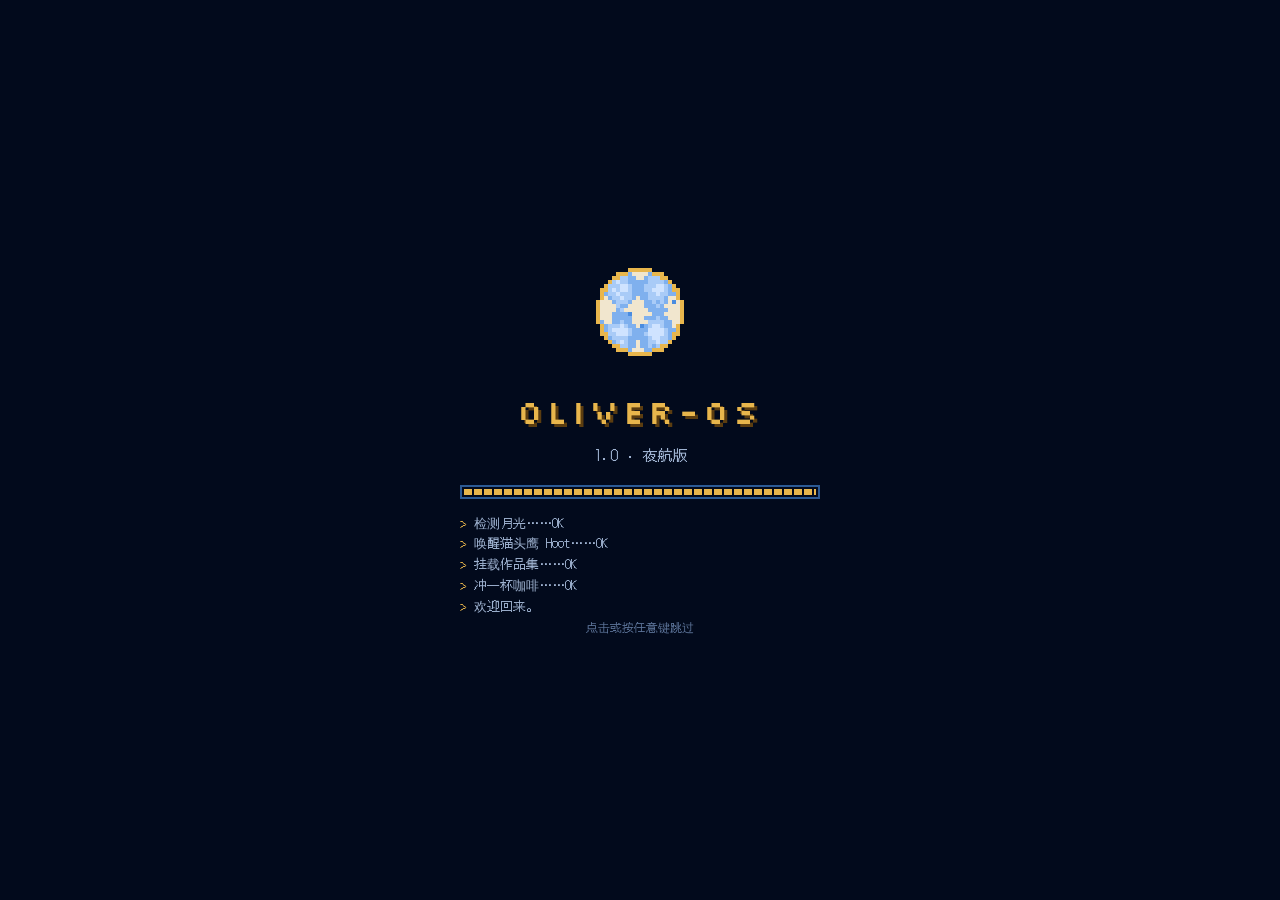
<file: index.html>
<!doctype html>
<html lang="zh-CN">
<head>
<meta charset="utf-8">
<meta name="viewport" content="width=device-width, initial-scale=1, viewport-fit=cover">
<title>OLIVER-OS · Oliver 的像素桌面</title>
<meta name="description" content="Oliver 的个人网站：一台叫 OLIVER-OS 的像素电脑，一只猫头鹰当向导。作品、碎碎念和联系方式都在里面。">
<meta name="theme-color" content="#030d22">
<meta name="color-scheme" content="dark">
<link rel="preconnect" href="https://fonts.googleapis.com">
<link rel="preconnect" href="https://fonts.gstatic.com" crossorigin>
<link rel="stylesheet" href="https://fonts.googleapis.com/css2?family=DotGothic16&family=Silkscreen:wght@400;700&display=swap">
<link rel="stylesheet" href="style.css">
</head>
<body>
<h1 class="sr-only">Oliver —— OLIVER-OS 像素桌面</h1>

<!-- 夜空背景 -->
<canvas id="sky" class="sky" aria-hidden="true"></canvas>

<!-- 开机画面 -->
<div id="boot" class="boot" role="status" aria-live="polite">
  <div class="boot__inner">
    <canvas id="bootMoon" class="boot__moon" width="96" height="96" aria-hidden="true"></canvas>
    <div class="boot__name">OLIVER-OS</div>
    <div class="boot__ver">1.0 · 夜航版</div>
    <div class="boot__bar"><span></span></div>
    <ol class="boot__log" id="bootLog"></ol>
    <p class="boot__skip">点击或按任意键跳过</p>
  </div>
</div>

<!-- 桌面 -->
<main id="desktop" class="desktop" aria-label="桌面">
  <!-- 月亮 + 猫头鹰 -->
  <button class="moon" id="moon" aria-label="月亮：双击召唤猫头鹰助手">
    <canvas id="moonCanvas" width="160" height="160" aria-hidden="true"></canvas>
  </button>

  <div class="hero">
    <p class="hero__hi">晚上好，旅人。</p>
    <h2 class="hero__title">OLIVER<span>.</span>STUDIO</h2>
    <p class="hero__sub">IT 基建 · AI 落地 · 周末在山里</p>
  </div>

  <!-- 桌面图标 -->
  <nav class="icons" aria-label="桌面图标">
    <button class="icon" data-open="about"><i class="ico ico--user"></i><span>我是谁.txt</span></button>
    <button class="icon" data-open="works"><i class="ico ico--folder"></i><span>作品集</span></button>
    <button class="icon" data-open="hobbies"><i class="ico ico--photo"></i><span>爱好相册</span></button>
    <button class="icon" data-open="notes"><i class="ico ico--note"></i><span>碎碎念</span></button>
    <button class="icon" data-open="game"><i class="ico ico--game"></i><span>小游戏</span></button>
    <button class="icon" data-open="shop"><i class="ico ico--shop"></i><span>像素门店</span></button>
    <button class="icon" data-open="contact"><i class="ico ico--mail"></i><span>联系我</span></button>
  </nav>

  <div id="windows"></div>

  <!-- 猫头鹰助手 -->
  <aside class="owl" id="owl" aria-live="polite" hidden>
    <canvas id="owlCanvas" width="48" height="48" aria-hidden="true"></canvas>
    <div class="owl__bubble">
      <p id="owlText"></p>
      <div class="owl__chips" id="owlChips"></div>
      <button class="owl__close" id="owlClose" aria-label="关闭助手">×</button>
    </div>
  </aside>
</main>

<!-- 任务栏 -->
<footer class="taskbar">
  <button class="start" id="startBtn" aria-haspopup="true" aria-expanded="false">◐ 开始</button>
  <div class="tasks" id="tasks"></div>
  <div class="tray">
    <button class="tray__btn" id="cmdBtn" title="快速打开 (Ctrl/⌘ + K)">⌘K</button>
    <time id="clock">--:--</time>
  </div>
  <div class="startmenu" id="startMenu" hidden>
    <button data-open="about">我是谁.txt</button>
    <button data-open="works">作品集</button>
    <button data-open="hobbies">爱好相册</button>
    <button data-open="notes">碎碎念</button>
    <button data-open="game">小游戏</button>
    <button data-open="shop">像素门店</button>
    <button data-open="contact">联系我</button>
    <hr>
    <button data-action="owl">召唤猫头鹰</button>
    <button data-action="reboot">重新开机</button>
  </div>
</footer>

<!-- 命令面板 -->
<div class="palette" id="palette" hidden>
  <div class="palette__box" role="dialog" aria-label="快速打开">
    <input id="paletteInput" type="text" placeholder="想去哪里？输入「作品」「联系」…" autocomplete="off" aria-label="搜索">
    <ul id="paletteList" role="listbox"></ul>
  </div>
</div>

<div class="toasts" id="toasts" aria-live="polite"></div>

<noscript><div class="noscript">OLIVER-OS 需要 JavaScript 才能开机。</div></noscript>
<script src="content.js"></script>
<script src="shop-fps.js"></script>
<script src="shop.js"></script>
<script src="app.js"></script>
</body>
</html>
</file>
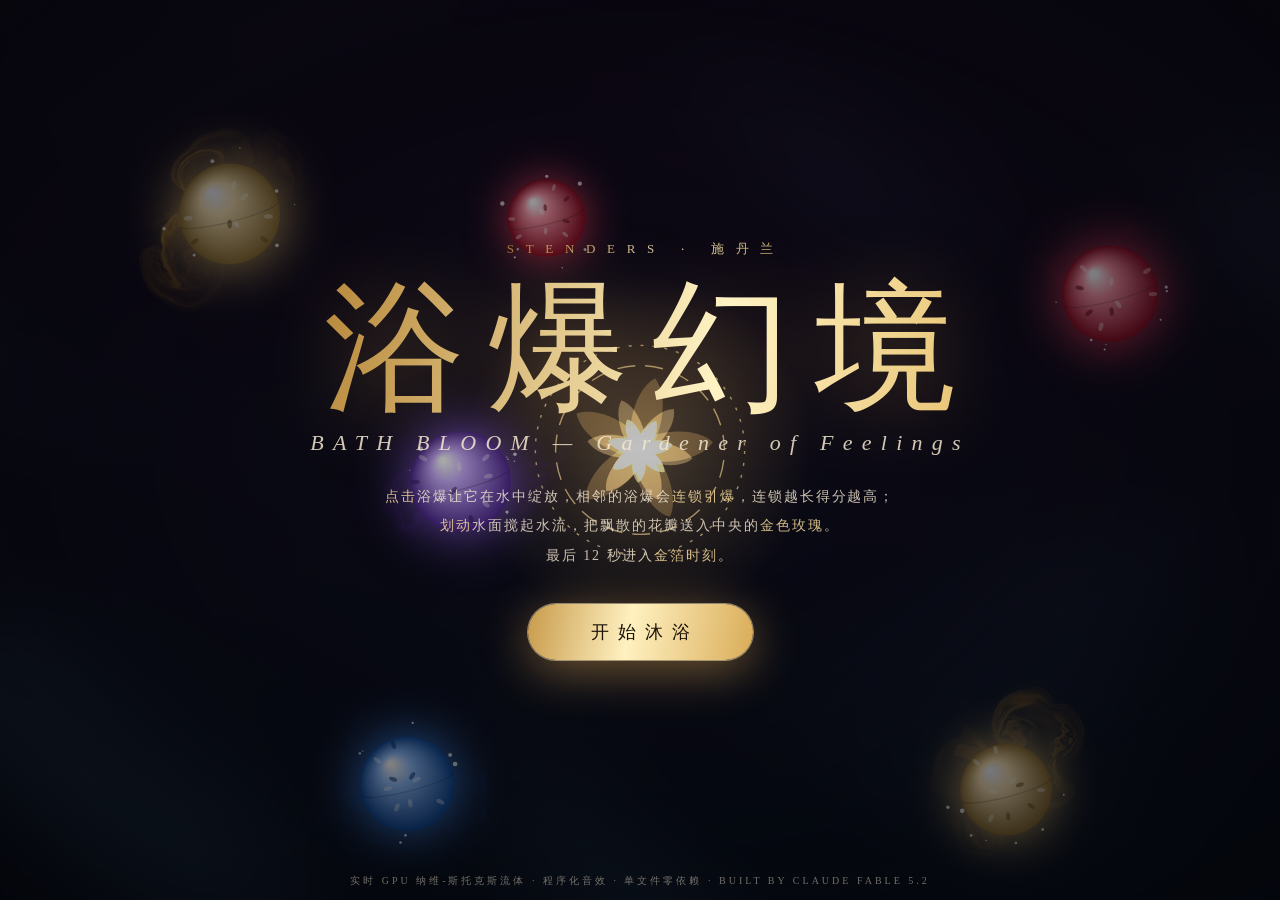
<file: games/bath-bloom.html>
<!DOCTYPE html>
<html lang="zh-CN">
<head>
<meta charset="utf-8">
<meta name="viewport" content="width=device-width,initial-scale=1,maximum-scale=1,user-scalable=no">
<title>STENDERS 施丹兰 · 浴爆幻境 Bath Bloom</title>
<style>
*{box-sizing:border-box;margin:0;padding:0}
html,body{width:100%;height:100%;overflow:hidden;background:#05060c;color:#f6e9d2;
  font-family:Georgia,"Songti SC","STZhongsong","Noto Serif SC",SimSun,serif;user-select:none;-webkit-user-select:none;touch-action:none}
#stage{position:fixed;inset:0;will-change:transform}
canvas{position:absolute;inset:0;width:100%;height:100%;display:block}
#fx{pointer-events:none}
.gold{background:linear-gradient(100deg,#b8893b 0%,#fff3c4 28%,#e2b860 50%,#fff8dc 72%,#b8893b 100%);background-size:220% 100%;
  -webkit-background-clip:text;background-clip:text;color:transparent;animation:sheen 6s linear infinite}
@keyframes sheen{to{background-position:-220% 0}}
#hud{position:fixed;left:0;right:0;top:0;padding:18px 26px;display:flex;justify-content:space-between;align-items:flex-start;pointer-events:none;
  text-shadow:0 2px 14px rgba(0,0,0,.6);transition:opacity .6s}
#hud .brand{font-size:15px;letter-spacing:.5em;line-height:1.5}
#hud .brand small{display:block;font-size:10px;letter-spacing:.34em;opacity:.65;font-style:italic}
#hud .mid{text-align:center;position:absolute;left:50%;transform:translateX(-50%);top:14px}
#score{font-size:44px;letter-spacing:.06em;font-variant-numeric:tabular-nums}
#sub{font-size:12px;letter-spacing:.3em;opacity:.75;margin-top:2px}
#time{font-size:30px;font-variant-numeric:tabular-nums;text-align:right}
#time small{display:block;font-size:10px;letter-spacing:.34em;opacity:.65}
#banner{position:fixed;left:0;right:0;top:36%;text-align:center;font-size:clamp(28px,6vw,72px);letter-spacing:.3em;pointer-events:none;opacity:0;
  transform:scale(.9);transition:opacity .5s,transform .9s;text-shadow:0 0 40px rgba(255,200,90,.5)}
#banner.on{opacity:1;transform:scale(1)}
#banner{filter:drop-shadow(0 2px 4px rgba(0,0,0,.95)) drop-shadow(0 0 26px rgba(0,0,0,.9))}
#hud>*{filter:drop-shadow(0 2px 5px rgba(0,0,0,.9))}
.overlay{position:fixed;inset:0;display:flex;flex-direction:column;align-items:center;justify-content:center;text-align:center;pointer-events:none;
  background:radial-gradient(ellipse at center,rgba(5,6,12,.25) 0%,rgba(5,6,12,.72) 100%);transition:opacity .8s;padding:20px}
.overlay.hide{opacity:0;visibility:hidden;transition:opacity .8s,visibility 0s .8s}
.overlay .kicker{font-size:13px;letter-spacing:.9em;margin-left:.9em;opacity:.85}
.overlay h1{font-size:clamp(54px,11vw,150px);font-weight:400;letter-spacing:.16em;margin:.12em 0 .05em .16em;line-height:1.05;
  filter:drop-shadow(0 6px 40px rgba(255,190,90,.35))}
.overlay h2{font-size:clamp(14px,2vw,22px);font-weight:400;font-style:italic;letter-spacing:.42em;opacity:.85}
.overlay p{margin-top:26px;font-size:14px;line-height:2.1;letter-spacing:.14em;opacity:.82;max-width:640px}
.overlay p b{color:#ffe1a0;font-weight:400}
.btn{pointer-events:auto;margin-top:34px;padding:16px 54px;font:inherit;font-size:18px;letter-spacing:.5em;text-indent:.5em;color:#1a1208;cursor:pointer;
  border:none;border-radius:999px;background:linear-gradient(100deg,#c79a4a,#fff1c0 45%,#d9ac58);box-shadow:0 0 0 1px rgba(255,240,200,.5),0 10px 50px rgba(255,190,90,.45);
  transition:transform .2s,box-shadow .2s}
.btn:hover{transform:scale(1.06);box-shadow:0 0 0 1px #fff,0 10px 70px rgba(255,200,110,.8)}
.stats{display:flex;gap:46px;margin-top:26px}
.stats div{font-size:30px}.stats small{display:block;font-size:11px;letter-spacing:.3em;opacity:.65;margin-top:6px}
#final{font-size:clamp(60px,12vw,140px);line-height:1.1}
#grade{font-size:clamp(20px,3vw,34px);letter-spacing:.5em;margin-left:.5em;margin-top:6px}
#foot{position:fixed;left:0;right:0;bottom:12px;text-align:center;font-size:10px;letter-spacing:.3em;opacity:.45;pointer-events:none}
#err{position:fixed;inset:0;display:none;align-items:center;justify-content:center;font-size:18px;padding:40px;text-align:center}
@media (max-width:640px){
  #hud{padding:12px 14px}
  #hud .brand{font-size:11px;letter-spacing:.3em}
  #hud .brand small{display:none}
  #hud .mid{top:12px}
  #score{font-size:30px}
  #sub{font-size:9px;letter-spacing:.14em}
  #time{font-size:22px}
  .overlay p{font-size:12px;line-height:1.9;letter-spacing:.06em}
  #foot{font-size:8px;letter-spacing:.18em}
  .stats{gap:26px}.stats div{font-size:22px}
}
</style>
</head>
<body>
<div id="stage"><canvas id="gl"></canvas><canvas id="fx"></canvas></div>

<div id="hud" style="opacity:0">
  <div class="brand gold">STENDERS<small>施丹兰 · Gardener of Feelings</small></div>
  <div class="mid"><div id="score" class="gold">0</div><div id="sub">花瓣 0 · 最高连锁 ×0</div></div>
  <div id="time" class="gold">75<small>SECONDS</small></div>
</div>
<div id="banner" class="gold"></div>

<div id="title" class="overlay">
  <div class="kicker gold">STENDERS · 施丹兰</div>
  <h1 class="gold">浴爆幻境</h1>
  <h2>BATH BLOOM — Gardener of Feelings</h2>
  <p><b>点击</b>浴爆让它在水中绽放，相邻的浴爆会<b>连锁引爆</b>，连锁越长得分越高；<br>
     <b>划动</b>水面搅起水流，把飘散的花瓣送入中央的<b>金色玫瑰</b>。<br>最后 12 秒进入<b>金箔时刻</b>。</p>
  <button class="btn" id="start">开始沐浴</button>
</div>

<div id="over" class="overlay hide">
  <div class="kicker gold">本次沐浴</div>
  <div id="final" class="gold">0</div>
  <div id="grade" class="gold"></div>
  <div class="stats"><div class="gold"><span id="sPetal">0</span><small>收集花瓣</small></div><div class="gold"><span id="sChain">0</span><small>最高连锁</small></div><div class="gold"><span id="sBest">0</span><small>历史最佳</small></div></div>
  <button class="btn" id="again">再泡一次</button>
</div>
<div id="foot">实时 GPU 纳维-斯托克斯流体 · 程序化音效 · 单文件零依赖 · BUILT BY CLAUDE FABLE 5.2</div>
<div id="err">此浏览器不支持 WebGL2 浮点渲染，请使用新版 Chrome / Edge 打开。</div>

<script>
'use strict';
const $=id=>document.getElementById(id), TAU=Math.PI*2, rnd=(a=1,b)=>b===undefined?Math.random()*a:a+Math.random()*(b-a);
const glc=$('gl'), fxc=$('fx'), ctx=fxc.getContext('2d');
const gl=glc.getContext('webgl2',{alpha:false,antialias:false,depth:false,stencil:false});
if(!gl||!gl.getExtension('EXT_color_buffer_float')){$('err').style.display='flex';throw new Error('WebGL2 float unsupported');}

/* ───────────────────────── Shaders ───────────────────────── */
const VS=`#version 300 es
out vec2 vUv;void main(){vec2 p=vec2((gl_VertexID<<1)&2,gl_VertexID&2);vUv=p;gl_Position=vec4(p*2.-1.,0.,1.);}`;
const H=`#version 300 es
precision highp float;precision highp sampler2D;in vec2 vUv;out vec4 o;uniform vec2 uTexel;
#define vL (vUv-vec2(uTexel.x,0.))
#define vR (vUv+vec2(uTexel.x,0.))
#define vT (vUv+vec2(0.,uTexel.y))
#define vB (vUv-vec2(0.,uTexel.y))
`;
const FS={
advect:H+`uniform sampler2D uVel,uSrc;uniform float dt,diss;
void main(){vec2 c=vUv-dt*texture(uVel,vUv).xy*uTexel;o=texture(uSrc,c)/(1.+diss*dt);}`,
splat:H+`uniform sampler2D uTarget;uniform float aspect,radius;uniform vec3 color;uniform vec2 point;
void main(){vec2 p=vUv-point;p.x*=aspect;o=vec4(texture(uTarget,vUv).xyz+exp(-dot(p,p)/radius)*color,1.);}`,
curl:H+`uniform sampler2D uVel;
void main(){float L=texture(uVel,vL).y,R=texture(uVel,vR).y,T=texture(uVel,vT).x,B=texture(uVel,vB).x;o=vec4(.5*(R-L-T+B),0.,0.,1.);}`,
vort:H+`uniform sampler2D uVel,uCurl;uniform float curl,dt;
void main(){float L=texture(uCurl,vL).x,R=texture(uCurl,vR).x,T=texture(uCurl,vT).x,B=texture(uCurl,vB).x,C=texture(uCurl,vUv).x;
vec2 f=.5*vec2(abs(T)-abs(B),abs(R)-abs(L));f/=length(f)+.0001;f*=curl*C;f.y*=-1.;
o=vec4(clamp(texture(uVel,vUv).xy+f*dt,-1000.,1000.),0.,1.);}`,
div:H+`uniform sampler2D uVel;
void main(){float L=texture(uVel,vL).x,R=texture(uVel,vR).x,T=texture(uVel,vT).y,B=texture(uVel,vB).y;vec2 C=texture(uVel,vUv).xy;
if(vL.x<0.)L=-C.x;if(vR.x>1.)R=-C.x;if(vT.y>1.)T=-C.y;if(vB.y<0.)B=-C.y;o=vec4(.5*(R-L+T-B),0.,0.,1.);}`,
scale:H+`uniform sampler2D uTex;uniform float k;void main(){o=k*texture(uTex,vUv);}`,
pres:H+`uniform sampler2D uP,uDiv;
void main(){float L=texture(uP,vL).x,R=texture(uP,vR).x,T=texture(uP,vT).x,B=texture(uP,vB).x;o=vec4((L+R+B+T-texture(uDiv,vUv).x)*.25,0.,0.,1.);}`,
grad:H+`uniform sampler2D uP,uVel;
void main(){float L=texture(uP,vL).x,R=texture(uP,vR).x,T=texture(uP,vT).x,B=texture(uP,vB).x;o=vec4(texture(uVel,vUv).xy-vec2(R-L,T-B),0.,1.);}`,
read:H+`uniform sampler2D uVel;uniform vec2 uVTexel;
vec2 enc(float v){float e=clamp(v*.25+.5,0.,.9999)*255.;return vec2(floor(e)/255.,fract(e));}
void main(){vec2 v=texture(uVel,vUv).xy*uVTexel;o=vec4(enc(v.x),enc(v.y));}`,
show:H+`uniform sampler2D uTex;uniform float time,aspect;
float lum(vec3 c){return dot(c,vec3(.3,.59,.11));}
float hash(vec2 p){p=fract(p*vec2(123.34,456.21));p+=dot(p,p+45.32);return fract(p.x*p.y);}
void main(){
 vec3 c=texture(uTex,vUv).rgb;float l=lum(c);
 c=mix(vec3(l),c,2.3)*smoothstep(.015,.38,l)*2.4;c=max(c,0.);
 float lx=lum(texture(uTex,vR).rgb)-lum(texture(uTex,vL).rgb),ly=lum(texture(uTex,vT).rgb)-lum(texture(uTex,vB).rgb);
 vec3 n=normalize(vec3(-lx*7.,-ly*7.,1.));
 vec3 Ld=normalize(vec3(-.45,.6,.65));
 float diff=clamp(dot(n,Ld),0.,1.);
 float spec=pow(max(dot(n,normalize(Ld+vec3(0.,0.,1.))),0.),70.);
 vec2 q=vUv*vec2(aspect,1.)*4.;float t=time*.35;
 float ca=sin(q.x*1.7+t+sin(q.y*2.3-t*1.3))+sin(q.y*2.1-t*.8+sin(q.x*1.9+t*.7))+sin((q.x+q.y)*1.3+t*1.1);
 ca=pow(abs(ca)/3.,3.);
 vec3 bg=mix(vec3(.012,.03,.06),vec3(.05,.018,.07),vUv.y)+vec3(.05,.09,.12)*ca;
 vec3 col=bg+c*(.5+.75*diff)+vec3(1.,.95,.85)*spec*.8*smoothstep(.04,.5,l);
 vec2 cell=floor(gl_FragCoord.xy/2.5+n.xy*14.);float h=hash(cell);
 float tw=pow(max(0.,sin(time*(2.+h*7.)+h*60.)),24.);
 col+=vec3(1.,.82,.45)*step(.982,h)*tw*smoothstep(.12,.9,l)*2.2;
 col=1.-exp(-col*1.25);
 vec2 d=vUv-.5;col*=1.-dot(d,d)*.95;
 o=vec4(pow(col,vec3(.9)),1.);}`
};
function sh(type,src){const s=gl.createShader(type);gl.shaderSource(s,src);gl.compileShader(s);
  if(!gl.getShaderParameter(s,gl.COMPILE_STATUS))throw new Error(gl.getShaderInfoLog(s));return s;}
const vs=sh(gl.VERTEX_SHADER,VS), P={};
for(const k in FS){const p=gl.createProgram();gl.attachShader(p,vs);gl.attachShader(p,sh(gl.FRAGMENT_SHADER,FS[k]));gl.linkProgram(p);
  if(!gl.getProgramParameter(p,gl.LINK_STATUS))throw new Error(gl.getProgramInfoLog(p));
  const u={};for(let i=0;i<gl.getProgramParameter(p,gl.ACTIVE_UNIFORMS);i++){const n=gl.getActiveUniform(p,i).name;u[n]=gl.getUniformLocation(p,n);}
  P[k]={p,u};}
let cur;
function use(k,vals,texs){cur=P[k];gl.useProgram(cur.p);let unit=0;
  for(const n in vals){const v=vals[n],l=cur.u[n];if(l==null)continue;
    if(typeof v==='number')gl.uniform1f(l,v);else if(v.length===2)gl.uniform2f(l,v[0],v[1]);else gl.uniform3f(l,v[0],v[1],v[2]);}
  for(const n in texs){gl.activeTexture(gl.TEXTURE0+unit);gl.bindTexture(gl.TEXTURE_2D,texs[n].tex);gl.uniform1i(cur.u[n],unit++);}}
function blit(t){gl.bindFramebuffer(gl.FRAMEBUFFER,t?t.fbo:null);gl.viewport(0,0,t?t.w:glc.width,t?t.h:glc.height);gl.drawArrays(gl.TRIANGLES,0,3);}
function fbo(w,h,inf,fmt,type,filter){const tex=gl.createTexture();gl.bindTexture(gl.TEXTURE_2D,tex);
  gl.texParameteri(gl.TEXTURE_2D,gl.TEXTURE_MIN_FILTER,filter);gl.texParameteri(gl.TEXTURE_2D,gl.TEXTURE_MAG_FILTER,filter);
  gl.texParameteri(gl.TEXTURE_2D,gl.TEXTURE_WRAP_S,gl.CLAMP_TO_EDGE);gl.texParameteri(gl.TEXTURE_2D,gl.TEXTURE_WRAP_T,gl.CLAMP_TO_EDGE);
  gl.texImage2D(gl.TEXTURE_2D,0,inf,w,h,0,fmt,type,null);
  const f=gl.createFramebuffer();gl.bindFramebuffer(gl.FRAMEBUFFER,f);gl.framebufferTexture2D(gl.FRAMEBUFFER,gl.COLOR_ATTACHMENT0,gl.TEXTURE_2D,tex,0);
  gl.viewport(0,0,w,h);gl.clearColor(0,0,0,1);gl.clear(gl.COLOR_BUFFER_BIT);
  return {tex,fbo:f,w,h,texel:[1/w,1/h]};}
function dbl(...a){let r=fbo(...a),w=fbo(...a);return {get read(){return r},get write(){return w},swap(){const t=r;r=w;w=t;}};}

/* ───────────────────────── Fluid ───────────────────────── */
let W=1,Hh=1,aspect=1,vel,dye,prs,dvg,crl,rdb; const RW=64,RH=40,rbuf=new Uint8Array(RW*RH*4);
function resize(){
  W=innerWidth||960;Hh=innerHeight||600;aspect=W/Hh;
  const s=Math.min(1.5,devicePixelRatio||1);glc.width=Math.round(W*s);glc.height=Math.round(Hh*s);
  const d=Math.min(2,devicePixelRatio||1);fxc.width=Math.round(W*d);fxc.height=Math.round(Hh*d);ctx.setTransform(d,0,0,d,0,0);
  const res=n=>aspect>1?[Math.max(2,Math.round(n*aspect)),Math.max(2,n)]:[Math.max(2,n),Math.max(2,Math.round(n/aspect))];
  const [sw,shh]=res(144),[dw,dh]=res(Math.min(900,Math.min(glc.width,glc.height)));
  const HF=gl.HALF_FLOAT;
  vel=dbl(sw,shh,gl.RG16F,gl.RG,HF,gl.LINEAR);dye=dbl(dw,dh,gl.RGBA16F,gl.RGBA,HF,gl.LINEAR);
  prs=dbl(sw,shh,gl.R16F,gl.RED,HF,gl.NEAREST);dvg=fbo(sw,shh,gl.R16F,gl.RED,HF,gl.NEAREST);crl=fbo(sw,shh,gl.R16F,gl.RED,HF,gl.NEAREST);
  rdb=fbo(RW,RH,gl.RGBA8,gl.RGBA,gl.UNSIGNED_BYTE,gl.NEAREST);
}
addEventListener('resize',resize);resize();

// x,y in CSS px; vx,vy in px/s-ish screen space (y down); col = [r,g,b]; rad in uv² units
function splat(x,y,vx,vy,col,rad){
  const pt=[x/W,1-y/Hh];
  if(vx||vy){use('splat',{uTexel:vel.read.texel,aspect,radius:rad,point:pt,color:[vx,-vy,0]},{uTarget:vel.read});blit(vel.write);vel.swap();}
  if(col){use('splat',{uTexel:dye.read.texel,aspect,radius:rad,point:pt,color:col},{uTarget:dye.read});blit(dye.write);dye.swap();}
}
function stepFluid(dt){
  const t=vel.read.texel;
  use('curl',{uTexel:t},{uVel:vel.read});blit(crl);
  use('vort',{uTexel:t,curl:26,dt},{uVel:vel.read,uCurl:crl});blit(vel.write);vel.swap();
  use('div',{uTexel:t},{uVel:vel.read});blit(dvg);
  use('scale',{uTexel:t,k:.8},{uTex:prs.read});blit(prs.write);prs.swap();
  for(let i=0;i<18;i++){use('pres',{uTexel:t},{uP:prs.read,uDiv:dvg});blit(prs.write);prs.swap();}
  use('grad',{uTexel:t},{uP:prs.read,uVel:vel.read});blit(vel.write);vel.swap();
  use('advect',{uTexel:t,dt,diss:.3},{uVel:vel.read,uSrc:vel.read});blit(vel.write);vel.swap();
  use('advect',{uTexel:t,dt,diss:.5},{uVel:vel.read,uSrc:dye.read});blit(dye.write);dye.swap();
  use('read',{uTexel:t,uVTexel:t},{uVel:vel.read});blit(rdb);gl.readPixels(0,0,RW,RH,gl.RGBA,gl.UNSIGNED_BYTE,rbuf);
}
const fv=[0,0];
function flow(x,y){ // fluid velocity at CSS px → px/s
  let ix=Math.max(0,Math.min(RW-1,x/W*RW|0)),iy=Math.max(0,Math.min(RH-1,(1-y/Hh)*RH|0)),i=(iy*RW+ix)*4;
  fv[0]=((rbuf[i]+rbuf[i+1]/255)/255-.5)*4*W;fv[1]=-((rbuf[i+2]+rbuf[i+3]/255)/255-.5)*4*Hh;return fv;}

/* ───────────────────────── Audio ───────────────────────── */
let AC,master,echo,noise,lastTick=0;
function initAudio(){
  if(AC){AC.resume();return;}
  AC=new (window.AudioContext||window.webkitAudioContext)();
  master=AC.createGain();master.gain.value=.6;const comp=AC.createDynamicsCompressor();master.connect(comp);comp.connect(AC.destination);
  echo=AC.createDelay(1);echo.delayTime.value=.33;const fb=AC.createGain();fb.gain.value=.45;echo.connect(fb);fb.connect(echo);echo.connect(master);
  noise=AC.createBuffer(1,AC.sampleRate*2,AC.sampleRate);const d=noise.getChannelData(0);for(let i=0;i<d.length;i++)d[i]=Math.random()*2-1;
  [110,164.81,277.18,329.63].forEach((f,i)=>{const o=AC.createOscillator(),g=AC.createGain(),l=AC.createOscillator(),lg=AC.createGain();
    o.frequency.value=f;g.gain.value=.022;l.frequency.value=.07+i*.04;lg.gain.value=.016;l.connect(lg);lg.connect(g.gain);o.connect(g);g.connect(master);o.start();l.start();});
}
const PENTA=[0,2,4,7,9];
function chime(i,vol=.16){if(!AC)return;const t=AC.currentTime,f=392*Math.pow(2,(PENTA[i%5]+12*Math.min(2,i/5|0))/12);
  [[1,1],[2,.3],[3.01,.1]].forEach(([m,a])=>{const o=AC.createOscillator(),g=AC.createGain();o.frequency.value=f*m;
    g.gain.setValueAtTime(0,t);g.gain.linearRampToValueAtTime(vol*a,t+.006);g.gain.exponentialRampToValueAtTime(.0001,t+1.5);
    o.connect(g);g.connect(master);g.connect(echo);o.start(t);o.stop(t+1.6);});}
function fizz(){if(!AC)return;const t=AC.currentTime,s=AC.createBufferSource(),f=AC.createBiquadFilter(),g=AC.createGain();s.buffer=noise;
  f.type='bandpass';f.Q.value=.7;f.frequency.setValueAtTime(1800,t);f.frequency.exponentialRampToValueAtTime(9000,t+1.2);
  g.gain.setValueAtTime(.26,t);g.gain.exponentialRampToValueAtTime(.0001,t+1.5);s.connect(f);f.connect(g);g.connect(master);s.start(t,Math.random()*.4,1.55);
  const o=AC.createOscillator(),og=AC.createGain();o.frequency.setValueAtTime(170,t);o.frequency.exponentialRampToValueAtTime(42,t+.28);
  og.gain.setValueAtTime(.5,t);og.gain.exponentialRampToValueAtTime(.0001,t+.32);o.connect(og);og.connect(master);o.start(t);o.stop(t+.35);}
function tick(){if(!AC)return;const t=AC.currentTime;if(t-lastTick<.07)return;lastTick=t;const o=AC.createOscillator(),g=AC.createGain();
  o.type='triangle';o.frequency.value=1568*Math.pow(2,PENTA[Math.random()*5|0]/12);g.gain.setValueAtTime(.05,t);g.gain.exponentialRampToValueAtTime(.0001,t+.25);
  o.connect(g);g.connect(master);g.connect(echo);o.start(t);o.stop(t+.3);}

/* ───────────────────────── Game ───────────────────────── */
const SCENTS=[
 {n:'玫瑰',c:[1,.22,.45]},{n:'蔓越莓',c:[.95,.06,.2]},{n:'薰衣草',c:[.55,.28,1]},{n:'葡萄柚',c:[1,.42,.12]},
 {n:'北欧苔藓',c:[.12,.8,.42]},{n:'波罗的海',c:[.08,.48,1]},{n:'牛奶蜂蜜',c:[1,.78,.32]}];
const GOLD={n:'金箔香槟',c:[1,.72,.22],gold:true};
const css=(c,k=0,a=1)=>`rgba(${c.map(v=>Math.round(255*(v+(1-v)*k))).join(',')},${a})`;
const PETAL=new Path2D('M0,-1C.95,-.55 .75,.75 0,1C-.75,.75 -.95,-.55 0,-1Z');
const ROUND=75;
let state='title',score=0,shown=-1,timeLeft=ROUND,petalsGot=0,maxChain=0,spawnT=0,autoT=1,shake=0,ringPulse=0,golden=false,now=0;
let bombs=[],petals=[],rings=[],texts=[],pending=[];
const cx=()=>W/2,cy=()=>Hh/2,ringR=()=>Math.min(W,Hh)*.075;

function spawnBomb(){
  const m=Math.min(W,Hh),r=m*rnd(.04,.055);let x,y,ok=false;
  for(let k=0;k<14&&!ok;k++){x=rnd(W*.08,W*.92);y=rnd(Hh*.16,Hh*.9);
    ok=Math.hypot(x-cx(),y-cy())>ringR()*2.6&&bombs.every(b=>Math.hypot(x-b.x,y-b.y)>(r+b.r)*1.25);}
  if(!ok)return;
  const s=golden||Math.random()<.07?GOLD:SCENTS[Math.random()*SCENTS.length|0];
  bombs.push({x,y,vx:0,vy:0,r,s,age:0,seed:Math.random()*1000,dead:false});
}
function burst(b,chain){
  if(b.dead)return;b.dead=true;
  const c=b.s.c,m=Math.min(W,Hh),big=b.s.gold?1.5:1;
  splat(b.x,b.y,0,0,c.map(v=>v*2.4*big),.006*big);
  const N=14,off=rnd(TAU);
  for(let i=0;i<N;i++){const a=off+i/N*TAU,d=m*.035,F=rnd(450,800)*big;
    splat(b.x+Math.cos(a)*d,b.y+Math.sin(a)*d,Math.cos(a)*F,Math.sin(a)*F,c.map(v=>v*.34),.0014);}
  const np=b.s.gold?60:30;
  for(let i=0;i<np;i++){const a=rnd(TAU),sp=rnd(120,560)*big;
    petals.push({x:b.x,y:b.y,vx:Math.cos(a)*sp,vy:Math.sin(a)*sp,s:rnd(5,10)*(m/800+.4),rot:rnd(TAU),w:rnd(-4,4),ph:rnd(TAU),life:rnd(13,20),c});}
  if(petals.length>1100)petals.splice(0,petals.length-1100);
  rings.push({x:b.x,y:b.y,t:0,c,R:m*.24});
  shake=Math.min(16,shake+5+chain*2);fizz();chime(chain-1+(b.s.gold?2:0));
  if(state==='play'){const pts=100*chain*(b.s.gold?3:1);score+=pts;maxChain=Math.max(maxChain,chain);
    texts.push({x:b.x,y:b.y-b.r-(recentN(b.x,b.y))*34,t:0,s:`${b.s.n}  +${pts}`+(chain>1?`  ×${chain}`:''),big:chain});
    if(chain===4||chain===7)flash(chain===4?'连锁绽放':'花园盛放',1300);}
  pending.push({t:.17,x:b.x,y:b.y,R:m*.24,chain:chain+1});
}
let bannerTO;function flash(s,ms){const b=$('banner');b.textContent=s;b.classList.add('on');clearTimeout(bannerTO);bannerTO=setTimeout(()=>b.classList.remove('on'),ms);}
function recentN(x,y){let n=0;for(const t of texts)if(t.t<.8&&Math.hypot(t.x-x,t.y-y)<200)n++;return n;}

function start(){initAudio();state='play';score=0;timeLeft=ROUND;petalsGot=0;maxChain=0;golden=false;bombs=[];petals=[];pending=[];texts=[];spawnT=0;
  $('title').classList.add('hide');$('over').classList.add('hide');$('hud').style.opacity=1;for(let i=0;i<6;i++)spawnBomb();chime(0);chime(2);chime(4);}
function finish(){state='over';golden=false;const best=Math.max(score,+localStorage.getItem('stendersBloomBest')||0);localStorage.setItem('stendersBloomBest',best);
  $('final').textContent=score.toLocaleString();$('sPetal').textContent=petalsGot;$('sChain').textContent='×'+maxChain;$('sBest').textContent=best.toLocaleString();
  $('grade').textContent=score<6000?'初识花园':score<14000?'调香学徒':score<26000?'浴爆艺术家':'感觉的园丁';
  $('over').classList.remove('hide');$('hud').style.opacity=0;[0,1,2,3,4].forEach(i=>setTimeout(()=>chime(i+3),i*130));}
$('start').onclick=start;$('again').onclick=start;

/* input */
let px=-1,py=-1;
glc.addEventListener('pointerdown',e=>{initAudio();px=e.clientX;py=e.clientY;
  if(state!=='play')return;let best=null,bd=1e9;
  for(const b of bombs){const d=Math.hypot(b.x-px,b.y-py);if(d<b.r*1.5+10&&d<bd){bd=d;best=b;}}
  if(best)burst(best,1);});
glc.addEventListener('pointermove',e=>{const x=e.clientX,y=e.clientY;if(px>=0){const dx=x-px,dy=y-py,d=Math.hypot(dx,dy);
  if(d>0&&d<300){const n=Math.max(1,Math.min(4,d/14|0));for(let i=1;i<=n;i++)
    splat(px+dx*i/n,py+dy*i/n,dx*42/n,dy*42/n,[.16,.12,.13].map(v=>v*Math.min(1,d/22)/n),.0011);}}
  px=x;py=y;});
glc.addEventListener('pointerleave',()=>{px=-1;});

/* ───────────────────────── Loop ───────────────────────── */
function update(dt){
  now+=dt;const m=Math.min(W,Hh),X=cx(),Y=cy(),R=ringR();
  // golden whirlpool at the centre
  for(let i=0;i<2;i++){const a=now*1.7+i*Math.PI,d=R*1.25,x=X+Math.cos(a)*d,y=Y+Math.sin(a)*d;
    splat(x,y,-Math.sin(a)*150,Math.cos(a)*150,ringPulse>.05?[.012,.008,.003].map(v=>v*ringPulse*3):null,.0012);}
  // timers
  if(state==='play'){timeLeft-=dt;
    if(!golden&&timeLeft<=12){golden=true;flash('金 箔 时 刻',2200);[4,5,6,7].forEach((n,i)=>setTimeout(()=>chime(n),i*90));}
    if(timeLeft<=0){timeLeft=0;finish();}}
  spawnT-=dt;const cap=state==='play'?(golden?13:9):7;
  if(spawnT<=0&&bombs.length<cap){spawnBomb();spawnT=golden?.28:state==='play'?.7:.9;}
  if(state!=='play'){autoT-=dt;if(autoT<=0){const c=bombs.filter(b=>b.age>1);if(c.length)burst(c[Math.random()*c.length|0],1);autoT=rnd(1.1,2.2);}}
  // chain reactions
  for(const p of pending){p.t-=dt;if(p.t<=0){p.done=true;for(const b of bombs)if(!b.dead&&b.age>.25&&Math.hypot(b.x-p.x,b.y-p.y)<p.R+b.r)burst(b,p.chain);}}
  pending=pending.filter(p=>!p.done);
  // bombs
  for(const b of bombs){b.age+=dt;const f=flow(b.x,b.y),k=Math.min(1,dt*1.2);b.vx+=(f[0]*.6-b.vx)*k;b.vy+=(f[1]*.6-b.vy)*k;b.x+=b.vx*dt;b.y+=b.vy*dt;
    if(b.x<b.r){b.x=b.r;b.vx=Math.abs(b.vx);}if(b.x>W-b.r){b.x=W-b.r;b.vx=-Math.abs(b.vx);}
    if(b.y<b.r+50){b.y=b.r+50;b.vy=Math.abs(b.vy);}if(b.y>Hh-b.r){b.y=Hh-b.r;b.vy=-Math.abs(b.vy);}
    const dc=Math.hypot(b.x-X,b.y-Y);if(dc<R*2.2){b.x+=(b.x-X)/dc*40*dt;b.y+=(b.y-Y)/dc*40*dt;}
    const a=rnd(TAU);splat(b.x+Math.cos(a)*b.r*.8,b.y+Math.sin(a)*b.r*.8,Math.cos(a)*60,Math.sin(a)*60,b.s.c.map(v=>v*.075),.00045);}
  bombs=bombs.filter(b=>!b.dead);
  // petals
  const k=Math.min(1,dt*3.2);
  for(const p of petals){const f=flow(p.x,p.y);p.vx+=(f[0]-p.vx)*k;p.vy+=(f[1]-p.vy)*k;
    const dx=X-p.x,dy=Y-p.y,d=Math.hypot(dx,dy)+.01;
    if(d<R*4.4){const q=1-d/(R*4.4),g=640*q+80;p.vx+=(dx/d*g-dy/d*g*.6)*dt;p.vy+=(dy/d*g+dx/d*g*.6)*dt;}
    p.x+=p.vx*dt;p.y+=p.vy*dt;p.rot+=p.w*dt;p.ph+=dt*3;p.life-=dt;
    if(p.x<4){p.x=4;p.vx*=-.5;}if(p.x>W-4){p.x=W-4;p.vx*=-.5;}if(p.y<4){p.y=4;p.vy*=-.5;}if(p.y>Hh-4){p.y=Hh-4;p.vy*=-.5;}
    if(d<R*.85){p.life=-1;ringPulse=Math.min(1,ringPulse+.25);splat(p.x,p.y,0,0,p.c.map(v=>v*.25),.0008);
      if(state==='play'){score+=10;petalsGot++;tick();}}}
  petals=petals.filter(p=>p.life>0);
  ringPulse*=Math.exp(-dt*3);shake*=Math.exp(-dt*9);
  $('stage').style.transform=shake>.3?`translate(${rnd(-shake,shake).toFixed(1)}px,${rnd(-shake,shake).toFixed(1)}px)`:'';
  if(score!==shown||state==='play'){shown=score;$('score').textContent=score.toLocaleString();
    $('sub').textContent=`花瓣 ${petalsGot} · 最高连锁 ×${maxChain}`;$('time').firstChild.nodeValue=Math.ceil(timeLeft);}
}
function draw(dt){
  const m=Math.min(W,Hh),X=cx(),Y=cy(),R=ringR();
  ctx.clearRect(0,0,W,Hh);
  // shockwaves
  ctx.globalCompositeOperation='lighter';
  for(const r of rings){r.t+=dt;const q=r.t/.7,e=1-Math.pow(1-q,3);ctx.strokeStyle=css(r.c,.5,(1-q)*.8);ctx.lineWidth=(1-q)*10+1;
    ctx.beginPath();ctx.arc(r.x,r.y,r.R*e,0,TAU);ctx.stroke();}
  rings=rings.filter(r=>r.t<.7);
  // golden rose
  const pr=R*(1+ringPulse*.25);
  const g=ctx.createRadialGradient(X,Y,0,X,Y,pr*2.6);g.addColorStop(0,`rgba(255,215,130,${.35+ringPulse*.4})`);g.addColorStop(1,'rgba(255,200,90,0)');
  ctx.fillStyle=g;ctx.beginPath();ctx.arc(X,Y,pr*2.6,0,TAU);ctx.fill();
  ctx.strokeStyle='rgba(255,226,160,.75)';ctx.lineWidth=1.4;
  ctx.setLineDash([3,9]);ctx.lineDashOffset=-now*22;ctx.beginPath();ctx.arc(X,Y,pr*1.55,0,TAU);ctx.stroke();
  ctx.setLineDash([18,10]);ctx.lineDashOffset=now*30;ctx.beginPath();ctx.arc(X,Y,pr*1.25,0,TAU);ctx.stroke();ctx.setLineDash([]);
  for(let L=0;L<3;L++){const n=5+L,sc=pr*(.62-L*.17),ro=now*(.35+L*.25)*(L%2?-1:1);
    for(let i=0;i<n;i++){const a=ro+i/n*TAU,c=Math.cos(a),s=Math.sin(a);
      ctx.setTransform(1,0,0,1,0,0);const d=fxc.width/W;ctx.scale(d,d);ctx.transform(c*sc*.55,s*sc*.55,-s*sc,c*sc,X+(-s)*-sc*.75,Y+c*-sc*.75);
      ctx.fillStyle=`rgba(255,${200+L*20},${120+L*40},${.3+L*.12})`;ctx.fill(PETAL);}}
  {const d=fxc.width/W;ctx.setTransform(d,0,0,d,0,0);}
  ctx.globalCompositeOperation='source-over';
  // petals
  const d=fxc.width/W;
  for(const p of petals){const a=Math.min(1,p.life*.6),c=Math.cos(p.rot),s=Math.sin(p.rot),sq=.35+.65*Math.abs(Math.cos(p.ph));
    ctx.setTransform(c*p.s*sq*.6*d,s*p.s*sq*.6*d,-s*p.s*d,c*p.s*d,p.x*d,p.y*d);ctx.fillStyle=css(p.c,.18+.22*sq,a*.95);ctx.fill(PETAL);}
  ctx.setTransform(d,0,0,d,0,0);
  // bath bombs
  for(const b of bombs){const sc=Math.min(1,b.age*3),e=1-Math.pow(1-sc,3),r=b.r*e*(1+Math.sin(now*3+b.seed)*.03),y=b.y+Math.sin(now*1.6+b.seed)*3;
    ctx.save();ctx.shadowColor=css(b.s.c,.2,1);ctx.shadowBlur=r*1.1;
    const gr=ctx.createRadialGradient(b.x-r*.35,y-r*.42,r*.05,b.x,y,r);gr.addColorStop(0,'#fff');gr.addColorStop(.3,css(b.s.c,.55));gr.addColorStop(1,css(b.s.c.map(v=>v*.55)));
    ctx.fillStyle=gr;ctx.beginPath();ctx.arc(b.x,y,r,0,TAU);ctx.fill();ctx.restore();
    ctx.save();ctx.beginPath();ctx.arc(b.x,y,r,0,TAU);ctx.clip();
    for(let i=0;i<9;i++){const a=b.seed*7+i*2.4,dd=r*(.2+.7*((Math.sin(b.seed*13+i*5.1)+1)/2));
      ctx.fillStyle=b.s.gold?'rgba(255,240,180,.85)':i%3?'rgba(255,255,255,.35)':css(b.s.c.map(v=>v*.4),0,.55);
      ctx.beginPath();ctx.ellipse(b.x+Math.cos(a)*dd,y+Math.sin(a)*dd,r*.09,r*.045,a,0,TAU);ctx.fill();}
    ctx.strokeStyle='rgba(0,0,0,.18)';ctx.lineWidth=1.2;ctx.beginPath();ctx.ellipse(b.x,y,r,r*.16,-.25,0,Math.PI);ctx.stroke();ctx.restore();
    ctx.fillStyle='rgba(255,255,255,.75)';
    for(let i=0;i<7;i++){const a=rnd(TAU),dd=r*rnd(1.02,1.35);ctx.beginPath();ctx.arc(b.x+Math.cos(a)*dd,y+Math.sin(a)*dd,rnd(.6,2.4),0,TAU);ctx.fill();}}
  // floating texts
  ctx.textAlign='center';
  for(const t of texts){t.t+=dt;const q=t.t/1.5,sz=Math.min(46,(m/45+8)*(1+Math.min(6,t.big)*.14));
    ctx.font=`${sz}px Georgia,"Songti SC","STZhongsong",SimSun,serif`;ctx.globalAlpha=1-q*q;
    ctx.shadowColor='rgba(0,0,0,.7)';ctx.shadowBlur=10;ctx.fillStyle=t.big>2?'#ffe9a8':'#fff6e4';ctx.fillText(t.s,t.x,t.y-q*60);}
  ctx.globalAlpha=1;ctx.shadowBlur=0;texts=texts.filter(t=>t.t<1.5);
}
let last=performance.now();
function frame(t){
  const dt=Math.min(.033,Math.max(.001,(t-last)/1000));last=t;
  update(dt);stepFluid(dt);
  use('show',{uTexel:dye.read.texel,time:now,aspect},{uTex:dye.read});blit(null);
  draw(dt);requestAnimationFrame(frame);
}
for(let i=0;i<5;i++)spawnBomb();
requestAnimationFrame(frame);
</script>
</body>
</html>
</file>
<file: style.css>
:root {
  --night-0: #020a1c;
  --night-1: #030d22;
  --panel: #061a38;
  --panel-2: #08214a;
  --line: #1d3d68;
  --line-hi: #2c5a94;
  --gold: #e8b64c;
  --gold-hi: #ffd57a;
  --blue: #4a8ce0;
  --blue-hi: #8cc2ff;
  --paper: #f1e6ce;
  --ink: #dfe7f4;
  --ink-soft: #9fb3d1;
  --bar-h: 46px;
  --px: "DotGothic16", "Silkscreen", "Microsoft YaHei", monospace;
  --px-en: "Silkscreen", "DotGothic16", monospace;
  --shadow: 6px 6px 0 #0000006b;
}

* { box-sizing: border-box; margin: 0; padding: 0; }
html, body { height: 100%; overflow: hidden; }
body {
  background: radial-gradient(ellipse at 30% 20%, #0a2550 0%, var(--night-1) 55%, var(--night-0) 100%);
  color: var(--ink);
  font-family: var(--px);
  font-size: 15px;
  line-height: 1.6;
  -webkit-font-smoothing: none;
  image-rendering: pixelated;
}
button { font: inherit; color: inherit; background: none; border: 0; cursor: pointer; }
a { color: var(--gold); }
.sr-only { position: absolute; width: 1px; height: 1px; overflow: hidden; clip: rect(0 0 0 0); }
:focus-visible { outline: 2px dashed var(--gold); outline-offset: 3px; }

.sky { position: fixed; inset: 0; width: 100%; height: 100%; z-index: 0; }

/* ---------- 开机 ---------- */
.boot {
  position: fixed; inset: 0; z-index: 100;
  display: grid; place-items: center;
  background: var(--night-0);
  transition: opacity .6s steps(6);
}
.boot.is-done { opacity: 0; pointer-events: none; }
.boot__inner { text-align: center; width: min(360px, 86vw); }
.boot__moon { width: 96px; height: 96px; margin-bottom: 18px; }
.boot__name { font-family: var(--px-en); font-size: 34px; letter-spacing: 4px; color: var(--gold); text-shadow: 3px 3px 0 #5b3d10; }
.boot__ver { color: var(--ink-soft); margin: 4px 0 18px; }
.boot__bar { height: 14px; border: 2px solid var(--line-hi); padding: 2px; }
.boot__bar span { display: block; height: 100%; width: 0; background: repeating-linear-gradient(90deg, var(--gold) 0 8px, transparent 8px 10px); transition: width .25s steps(4); }
.boot__log { list-style: none; text-align: left; margin-top: 14px; min-height: 96px; font-size: 13px; color: var(--ink-soft); }
.boot__log li::before { content: "> "; color: var(--gold); }
.boot__skip { font-size: 12px; color: #5c7398; animation: blink 1.2s steps(2) infinite; }
@keyframes blink { 50% { opacity: .2; } }

/* ---------- 桌面 ---------- */
.desktop { position: fixed; inset: 0 0 var(--bar-h) 0; z-index: 1; }

.moon {
  position: absolute; top: 7vh; right: 8vw;
  width: 160px; height: 160px; border-radius: 50%;
  filter: drop-shadow(0 0 30px #8cc2ff55);
  transition: transform .2s steps(3);
}
.moon:hover { transform: scale(1.04); }
.moon canvas { width: 100%; height: 100%; }

.hero { position: absolute; left: 50%; top: 40%; transform: translate(-50%, -50%); text-align: center; pointer-events: none; }
.hero__hi { color: var(--ink-soft); }
.hero__title {
  font-family: var(--px-en); font-weight: 700;
  font-size: clamp(30px, 6.2vw, 84px); letter-spacing: .06em; white-space: nowrap;
  color: var(--paper);
  text-shadow: 4px 4px 0 var(--blue), 8px 8px 0 #0b2a5a;
}
.hero__title span { color: var(--gold); }
.hero__sub { color: var(--gold); margin-top: 6px; }

.icons {
  position: absolute; top: 24px; left: 20px; height: calc(100% - 40px);
  display: grid; grid-auto-flow: column; grid-template-rows: repeat(auto-fill, 76px); gap: 0 14px; align-content: start;
}
.icon {
  width: 84px; padding: 8px 4px; display: grid; justify-items: center; gap: 6px;
  font-size: 13px; text-shadow: 1px 1px 0 #000;
}
.icon:hover span, .icon:focus-visible span { background: var(--blue); }
.icon span { padding: 0 4px; }

/* 像素图标（纯 CSS box-shadow 绘制在 app.js 里生成成 canvas 更麻烦，这里用 SVG 背景） */
.ico { width: 40px; height: 40px; background-size: contain; background-repeat: no-repeat; image-rendering: pixelated; }
.ico--user   { background-image: url("data:image/svg+xml,%3Csvg xmlns='http://www.w3.org/2000/svg' viewBox='0 0 10 10' shape-rendering='crispEdges'%3E%3Crect x='3' y='1' width='4' height='4' fill='%23f1e6ce'/%3E%3Crect x='4' y='2' width='1' height='1' fill='%23030d22'/%3E%3Crect x='6' y='2' width='0' height='1'/%3E%3Crect x='2' y='6' width='6' height='3' fill='%234a8ce0'/%3E%3Crect x='4' y='6' width='2' height='1' fill='%23e8b64c'/%3E%3C/svg%3E"); }
.ico--folder { background-image: url("data:image/svg+xml,%3Csvg xmlns='http://www.w3.org/2000/svg' viewBox='0 0 10 10' shape-rendering='crispEdges'%3E%3Crect x='1' y='2' width='3' height='1' fill='%23e8b64c'/%3E%3Crect x='1' y='3' width='8' height='5' fill='%23e8b64c'/%3E%3Crect x='1' y='4' width='8' height='4' fill='%23ffd57a'/%3E%3Crect x='1' y='7' width='8' height='1' fill='%23a47531'/%3E%3C/svg%3E"); }
.ico--note   { background-image: url("data:image/svg+xml,%3Csvg xmlns='http://www.w3.org/2000/svg' viewBox='0 0 10 10' shape-rendering='crispEdges'%3E%3Crect x='2' y='1' width='6' height='8' fill='%23f1e6ce'/%3E%3Crect x='3' y='3' width='4' height='1' fill='%234a8ce0'/%3E%3Crect x='3' y='5' width='4' height='1' fill='%234a8ce0'/%3E%3Crect x='3' y='7' width='2' height='1' fill='%234a8ce0'/%3E%3C/svg%3E"); }
.ico--game   { background-image: url("data:image/svg+xml,%3Csvg xmlns='http://www.w3.org/2000/svg' viewBox='0 0 10 10' shape-rendering='crispEdges'%3E%3Crect x='1' y='3' width='8' height='4' fill='%238cc2ff'/%3E%3Crect x='2' y='4' width='1' height='2' fill='%23030d22'/%3E%3Crect x='1' y='5' width='3' height='0'/%3E%3Crect x='6' y='4' width='1' height='1' fill='%23e8b64c'/%3E%3Crect x='7' y='5' width='1' height='1' fill='%23e8b64c'/%3E%3Crect x='2' y='7' width='2' height='1' fill='%238cc2ff'/%3E%3Crect x='6' y='7' width='2' height='1' fill='%238cc2ff'/%3E%3C/svg%3E"); }
.ico--mail   { background-image: url("data:image/svg+xml,%3Csvg xmlns='http://www.w3.org/2000/svg' viewBox='0 0 10 10' shape-rendering='crispEdges'%3E%3Crect x='1' y='2' width='8' height='6' fill='%23f1e6ce'/%3E%3Crect x='2' y='3' width='1' height='1' fill='%23e8b64c'/%3E%3Crect x='3' y='4' width='1' height='1' fill='%23e8b64c'/%3E%3Crect x='4' y='5' width='2' height='1' fill='%23e8b64c'/%3E%3Crect x='6' y='4' width='1' height='1' fill='%23e8b64c'/%3E%3Crect x='7' y='3' width='1' height='1' fill='%23e8b64c'/%3E%3C/svg%3E"); }

.ico--shop   { background-image: url("data:image/svg+xml,%3Csvg xmlns='http://www.w3.org/2000/svg' viewBox='0 0 10 10' shape-rendering='crispEdges'%3E%3Crect x='1' y='2' width='8' height='2' fill='%23e8b64c'/%3E%3Crect x='1' y='2' width='2' height='2' fill='%23ff8a7a'/%3E%3Crect x='5' y='2' width='2' height='2' fill='%23ff8a7a'/%3E%3Crect x='2' y='4' width='6' height='5' fill='%23f1e6ce'/%3E%3Crect x='3' y='5' width='2' height='4' fill='%232c5a94'/%3E%3Crect x='6' y='5' width='1' height='2' fill='%238cc2ff'/%3E%3C/svg%3E"); }
.ico--photo  { background-image: url("data:image/svg+xml,%3Csvg xmlns='http://www.w3.org/2000/svg' viewBox='0 0 10 10' shape-rendering='crispEdges'%3E%3Crect x='1' y='2' width='8' height='6' fill='%23f1e6ce'/%3E%3Crect x='2' y='3' width='6' height='4' fill='%238cc2ff'/%3E%3Crect x='6' y='3' width='1' height='1' fill='%23ffd57a'/%3E%3Crect x='2' y='5' width='2' height='2' fill='%234a8ce0'/%3E%3Crect x='3' y='4' width='2' height='3' fill='%232c5a94'/%3E%3Crect x='5' y='5' width='3' height='2' fill='%234a8ce0'/%3E%3Crect x='3' y='4' width='1' height='1' fill='%23f1e6ce'/%3E%3C/svg%3E"); }

/* ---------- 窗口 ---------- */
.win {
  position: absolute; z-index: 10;
  width: min(520px, 92vw); max-height: calc(100% - 40px);
  display: flex; flex-direction: column;
  background: var(--panel);
  border: 2px solid var(--line-hi);
  box-shadow: var(--shadow);
  animation: pop .18s steps(3);
}
.win.is-active { border-color: var(--gold); }
.win.is-min { display: none; }
@keyframes pop { from { transform: scale(.9); opacity: 0; } }
.win__bar {
  display: flex; align-items: center; gap: 8px;
  padding: 4px 6px 4px 10px;
  background: var(--panel-2); border-bottom: 2px solid var(--line);
  cursor: grab; user-select: none; touch-action: none;
}
.win.is-active .win__bar { background: repeating-linear-gradient(0deg, #0c2a55 0 2px, #08214a 2px 4px); }
.win__title { flex: 1; font-size: 14px; color: var(--paper); }
.win__btn { width: 22px; height: 22px; border: 2px solid var(--line-hi); line-height: 16px; font-size: 14px; }
.win__btn:hover { background: var(--blue); }
.win__btn--close:hover { background: #ff8a7a; color: #2a0b06; }
.win__body { padding: 16px 18px; overflow: auto; }

.about { display: grid; grid-template-columns: 72px 1fr; gap: 16px; }
.about__avatar { font-size: 48px; width: 72px; height: 72px; display: grid; place-items: center; background: var(--panel-2); border: 2px solid var(--line-hi); }
.about p { margin-bottom: 6px; }
.stats { margin-top: 14px; display: grid; grid-template-columns: 1fr 1fr; gap: 8px; }
.stats div { border: 2px solid var(--line); padding: 6px 10px; }
.stats dt { color: var(--ink-soft); font-size: 12px; }
.stats dd { color: var(--gold); }

.about__links { margin-top: 12px; }
.about__name { color: var(--paper); font-size: 18px; }
.about__role { color: var(--gold); font-size: 13px; margin-bottom: 10px !important; }
.tabpage { margin-top: 14px; }
.sec { color: var(--blue-hi); font-size: 13px; font-weight: normal; margin: 4px 0 8px; }
.sec:not(:first-child) { margin-top: 16px; }

.now li { list-style: none; padding-left: 16px; position: relative; margin-bottom: 4px; }
.now li::before { content: "▸"; position: absolute; left: 0; color: var(--gold); }

.projects { display: grid; gap: 10px; }
.proj { border: 2px solid var(--line); background: var(--night-1); padding: 10px 12px; }
.proj header { display: flex; justify-content: space-between; align-items: center; gap: 8px; }
.proj h4 { font-weight: normal; color: var(--paper); font-size: 15px; }
.proj p { color: var(--ink-soft); font-size: 13px; margin: 4px 0 8px; }
.proj__st { font-size: 11px; padding: 0 6px; border: 2px solid currentColor; white-space: nowrap; }
.proj--run  .proj__st { color: var(--gold); }
.proj--plan .proj__st { color: var(--blue-hi); }
.proj--done .proj__st { color: #7fd99a; }
.proj__bar { height: 10px; border: 2px solid var(--line-hi); padding: 1px; }
.proj__bar span { display: block; height: 100%; background: repeating-linear-gradient(90deg, var(--gold) 0 6px, transparent 6px 8px); }
.proj--plan .proj__bar span { background: repeating-linear-gradient(90deg, var(--blue-hi) 0 6px, transparent 6px 8px); }
.proj--done .proj__bar span { background: repeating-linear-gradient(90deg, #7fd99a 0 6px, transparent 6px 8px); }
.proj footer { display: flex; align-items: center; gap: 6px; margin-top: 6px; }
.proj footer b { margin-left: auto; font-weight: normal; font-size: 12px; color: var(--ink-soft); }

.skills { display: flex; flex-wrap: wrap; gap: 6px; }
.skills li { list-style: none; border: 2px solid var(--line-hi); padding: 0 8px; font-size: 13px; }

/* 爱好相册 */
.tabs { display: flex; gap: 6px; flex-wrap: wrap; }
.tab { border: 2px solid var(--line-hi); padding: 2px 10px; display: flex; align-items: center; gap: 6px; }
.tab small { color: var(--ink-soft); font-size: 11px; }
.tab.is-on, .tab:hover { background: var(--gold); color: var(--night-1); border-color: var(--gold); }
.tab.is-on small, .tab:hover small { color: var(--night-1); }
.album__desc { color: var(--ink-soft); font-size: 13px; margin: 10px 0; }
/* 瀑布流：照片保持原比例，竖图横图混排不裁切 */
.album { columns: 3 160px; column-gap: 10px; }
.photo {
  position: relative; display: block; width: 100%; margin-bottom: 10px; overflow: hidden;
  break-inside: avoid;
  border: 2px solid var(--line); background: var(--night-1);
  transition: transform .1s steps(2);
}
.photo img { width: 100%; height: auto; display: block; image-rendering: auto; }
.photo--empty { aspect-ratio: 4/3; }
.photo span { position: absolute; left: 0; right: 0; bottom: 0; padding: 2px 6px; font-size: 12px; text-align: left; background: #020a1ccc; }
.photo[data-p]:hover { border-color: var(--gold); transform: translate(-2px, -2px); box-shadow: 4px 4px 0 var(--gold); }
.photo--empty { display: grid; place-items: center; border-style: dashed; color: var(--ink-soft); }
.photo--empty b { font-size: 32px; font-weight: normal; opacity: .6; }
.photo--empty span { background: none; text-align: center; }

.lightbox { position: fixed; inset: 0; z-index: 95; background: #00030ee6; display: grid; place-items: center; animation: pop .18s steps(3); }
.lightbox figure { max-width: 90vw; max-height: 86vh; text-align: center; }
.lightbox img { max-width: 90vw; max-height: 78vh; border: 4px solid var(--paper); box-shadow: var(--shadow); image-rendering: auto; }
.lightbox figcaption { color: var(--paper); margin-top: 8px; white-space: pre; }
.lb__btn { position: absolute; width: 44px; height: 44px; border: 2px solid var(--paper); color: var(--paper); font-size: 24px; background: #020a1c99; }
.lb__btn:hover { background: var(--gold); color: var(--night-1); border-color: var(--gold); }
.lb__prev { left: 3vw; top: 50%; }
.lb__next { right: 3vw; top: 50%; }
.lb__close { right: 3vw; top: 3vh; }

.filters { display: flex; gap: 6px; flex-wrap: wrap; margin-bottom: 12px; }
.chip { border: 2px solid var(--line-hi); padding: 0 10px; font-size: 13px; }
.chip.is-on, .chip:hover { background: var(--gold); color: var(--night-1); border-color: var(--gold); }
.cards { display: grid; gap: 10px; }
.card { border: 2px solid var(--line); padding: 10px 12px; background: var(--night-1); transition: transform .1s steps(2); }
.card:hover { border-color: var(--gold); transform: translate(-2px, -2px); box-shadow: 4px 4px 0 var(--gold); }
.card h3 { font-size: 16px; color: var(--paper); font-weight: normal; display: flex; justify-content: space-between; }
.card h3 small { color: var(--ink-soft); font-size: 12px; }
.card p { color: var(--ink-soft); font-size: 13px; }
.card .tag { color: var(--blue-hi); font-size: 12px; }

.notes li { list-style: none; padding: 10px 0; border-bottom: 2px dashed var(--line); }
.notes time { color: var(--gold); font-size: 12px; }

.contact li { list-style: none; display: flex; justify-content: space-between; padding: 8px 0; border-bottom: 2px dashed var(--line); }
.contact span { color: var(--ink-soft); }
.copy { border: 2px solid var(--line-hi); padding: 0 8px; font-size: 12px; margin-left: 8px; }
.copy:hover { background: var(--gold); color: var(--night-1); }

.game { text-align: center; }
.game canvas { width: 100%; max-width: 440px; aspect-ratio: 4/3; background: var(--night-0); border: 2px solid var(--line); touch-action: none; }
.game__hud { display: flex; justify-content: space-between; margin-bottom: 8px; font-size: 13px; }
.btn { border: 2px solid var(--gold); color: var(--gold); padding: 2px 14px; margin-top: 10px; }
.btn:hover { background: var(--gold); color: var(--night-1); }

/* 像素门店 */
.shop__hud { display: flex; align-items: center; gap: 12px; font-size: 13px; margin-bottom: 8px; white-space: nowrap; }
.shop__hud b { color: var(--gold); font-weight: normal; }
.shop__time { flex: 1; height: 10px; border: 2px solid var(--line-hi); padding: 1px; min-width: 40px; }
.shop__time i { display: block; height: 100%; background: #7fd99a; }
.shop__time.is-warn i { background: #ff8a7a; }
.shop__stage { position: relative; }
.shop canvas { display: block; width: 100%; aspect-ratio: 320 / 224; border: 2px solid var(--line); image-rendering: pixelated; touch-action: manipulation; }
.shop__clock { font-family: var(--px-en); font-size: 11px; color: var(--ink-soft); min-width: 40px; text-align: center; }
.shop__bar { display: flex; align-items: center; gap: 6px; margin-top: 6px; min-height: 26px; }
.shop__bar .btn { height: 24px; }
.shop__tip { flex: 1; min-width: 0; font-size: 12px; color: var(--ink-soft); text-align: center; white-space: nowrap; overflow: hidden; text-overflow: ellipsis; }
.shop__logo { display: block; width: min(220px, 70%); margin: 6px auto 4px; }
.shop__tag { font-family: var(--px-en); font-size: 10px; letter-spacing: 3px; color: var(--ink-soft); margin-bottom: 10px; }
.shop__stats--team { grid-template-columns: 1fr; }
.shop__tip.is-warn { color: #ff8a7a; }
.shop__modal { position: absolute; inset: 0; background: #020a1cd9; display: grid; place-items: center; padding: 10px; }
.shop__modal[hidden] { display: none; }
.shop__card { width: min(400px, 100%); max-height: 100%; overflow: auto; background: var(--panel); border: 2px solid var(--gold); box-shadow: var(--shadow); padding: 12px 14px; text-align: center; }
.shop__title { color: var(--gold); font-weight: normal; font-size: 18px; letter-spacing: 2px; }
.shop__sub { color: var(--ink-soft); font-size: 12px; margin: 4px 0 8px; }
.shop__big { font-family: var(--px-en); font-size: 48px; color: var(--paper); line-height: 1.2; }
.shop__rules { text-align: left; font-size: 13px; margin: 8px 0 12px; }
.shop__rules li { list-style: none; margin-bottom: 4px; }
.shop__rules b { color: var(--gold); font-weight: normal; margin-right: 8px; }
.shop__row, .shop__up { display: flex; align-items: center; gap: 8px; text-align: left; padding: 5px 0; border-bottom: 2px dashed var(--line); }
.shop__row > i { width: 24px; height: 24px; flex: none; display: grid; place-items: center; background: #061125; border: 1px solid var(--line); }
.shop__thumb img { width: 22px; height: 22px; object-fit: contain; }
.shop__row > div:nth-child(2), .shop__up > div { flex: 1; min-width: 0; }
.shop__row b, .shop__up b { font-weight: normal; color: var(--paper); font-size: 14px; }
.shop__row small, .shop__up small { display: block; color: var(--ink-soft); font-size: 11px; }
.shop__step { display: flex; align-items: center; gap: 6px; }
.shop__step button { width: 22px; height: 22px; border: 2px solid var(--line-hi); line-height: 16px; }
.shop__step button:hover:not(:disabled) { background: var(--blue); }
.shop__step span { min-width: 18px; text-align: center; color: var(--gold); }
.shop__sum { display: flex; justify-content: space-between; font-size: 13px; padding-top: 6px; }
.shop__sum b { color: var(--gold); font-weight: normal; }
.shop__btns { display: flex; gap: 8px; justify-content: center; }
.shop__stats { display: grid; grid-template-columns: 1fr 1fr; gap: 4px 12px; text-align: left; font-size: 12px; margin: 8px 0; }
.shop__stats div { display: flex; justify-content: space-between; gap: 6px; border-bottom: 1px solid var(--line); }
.shop__stats dt { color: var(--ink-soft); }
.shop__stats .good dd { color: #7fd99a; }
.shop__stats .bad dd { color: #ff8a7a; }
.shop__dots { display: flex; gap: 3px; margin-top: 2px; }
.shop__dots i { width: 8px; height: 4px; background: var(--line); }
.shop__dots i.on { background: var(--gold); }
.btn--ghost { border-color: var(--line-hi); color: var(--ink-soft); }
.btn--sm { margin: 0; padding: 0 8px; font-size: 12px; white-space: nowrap; }
.btn:disabled, .shop__step button:disabled { opacity: .35; cursor: not-allowed; }

/* 顾客视角（第一人称） */
.shop__fps { position: absolute; inset: 0; display: grid; place-items: center; background: #02081a; }
.shop__fps[hidden] { display: none; }
.fps { position: relative; width: 100%; }
.fps__cv { display: block; width: 100%; aspect-ratio: 320 / 224; image-rendering: auto; touch-action: none; cursor: grab; }
.fps__cv:active { cursor: grabbing; }
.fps__hud { position: absolute; top: 6px; left: 6px; right: 6px; display: flex; align-items: flex-start; gap: 6px; pointer-events: none; }
.fps__cart { background: #0b1a33e6; border: 2px solid var(--line-hi); padding: 3px 7px; font-size: 12px; white-space: nowrap; }
.fps__cart b { color: var(--gold); font-weight: normal; }
.fps__list { display: flex; flex-direction: column; gap: 2px; font-size: 10px; color: var(--ink-soft); min-width: 0; }
.fps__list span { background: #061125b8; padding: 1px 5px; white-space: nowrap; overflow: hidden; text-overflow: ellipsis; }
.fps__list span.done { color: #7fd99a; text-decoration: line-through; }
.fps__exit { margin-left: auto; pointer-events: auto; width: 22px; height: 22px; flex: none; background: #0b1a33e6; border: 2px solid var(--line-hi); color: var(--paper); line-height: 16px; }
.fps__exit:hover { background: var(--blue); }
.fps__act { position: absolute; left: 50%; bottom: 10px; transform: translateX(-50%); padding: 5px 14px; background: var(--gold); color: #1a1305; border: 2px solid #ffe6a3; font-family: inherit; font-size: 13px; cursor: pointer; box-shadow: 0 3px 0 #00000080; }
.fps__act:disabled { opacity: .45; cursor: default; }
.fps__hint { position: absolute; left: 0; right: 0; bottom: -2px; text-align: center; font-size: 11px; color: var(--ink-soft); transition: opacity .6s; pointer-events: none; }
.fps__joy { position: absolute; width: 44px; height: 44px; margin: -22px 0 0 -22px; border: 2px solid #ffffff55; border-radius: 50%; pointer-events: none; }
.fps__joy[hidden] { display: none; }
.fps__joy i { position: absolute; inset: 13px; background: #ffffff99; border-radius: 50%; }
.fps__panel { position: absolute; inset: 0; display: grid; place-items: center; background: #020a1cd9; padding: 10px; overflow: auto; }
.fps__panel[hidden] { display: none; }
.fps__sheet { width: min(360px, 100%); max-height: 100%; overflow: auto; background: var(--panel); border: 2px solid var(--gold); box-shadow: var(--shadow); padding: 12px 14px; text-align: center; }
.fps__sheet h4 { color: var(--gold); font-weight: normal; font-size: 16px; margin-bottom: 2px; }
.fps__brand { font-family: var(--px-en); letter-spacing: 4px; color: var(--gold); font-size: 15px; }
.fps__note { color: var(--ink-soft); font-size: 11px; margin: 2px 0 6px; }
.fps__items { text-align: left; margin: 6px 0; }
.fps__item { display: flex; align-items: center; gap: 10px; padding: 5px 0; border-bottom: 1px dashed var(--line); font-size: 12px; }
.fps__item span { flex: 1; min-width: 0; overflow: hidden; text-overflow: ellipsis; white-space: nowrap; }
.fps__thumb { width: 44px; height: 44px; object-fit: contain; flex: none; background: #0a1526; border: 1px solid var(--line); }
.fps__item b { color: var(--gold); font-weight: normal; }
.fps__item .btn { flex: none; }
.fps__item--total { border-bottom: 0; border-top: 2px solid var(--line-hi); margin-top: 4px; padding-top: 6px; }
.fps__btns { display: flex; gap: 8px; justify-content: center; margin-top: 8px; }
.btn:disabled:hover { background: none; color: var(--gold); }

/* ---------- 猫头鹰助手 ---------- */
.owl { position: absolute; right: 20px; bottom: 16px; z-index: 30; display: flex; align-items: flex-end; gap: 8px; max-width: min(360px, 90vw); }
.owl[hidden] { display: none; }
.owl canvas { width: 72px; height: 72px; flex: none; animation: bob 1.6s steps(2) infinite; }
@keyframes bob { 50% { transform: translateY(-4px); } }
.owl__bubble { position: relative; background: var(--paper); color: #1f1107; padding: 10px 28px 10px 12px; border: 2px solid #1f1107; box-shadow: var(--shadow); font-size: 14px; }
.owl__chips { display: flex; flex-wrap: wrap; gap: 6px; margin-top: 8px; }
.owl__chips button { border: 2px solid #1f1107; padding: 0 8px; font-size: 12px; }
.owl__chips button:hover { background: #1f1107; color: var(--paper); }
.owl__close { position: absolute; top: 2px; right: 6px; font-size: 16px; }

/* ---------- 任务栏 ---------- */
.taskbar {
  position: fixed; left: 0; right: 0; bottom: 0; height: var(--bar-h); z-index: 50;
  display: flex; align-items: center; gap: 8px; padding: 0 8px;
  background: var(--panel); border-top: 2px solid var(--line-hi);
}
.start { border: 2px solid var(--gold); color: var(--gold); padding: 2px 12px; }
.start:hover, .start[aria-expanded="true"] { background: var(--gold); color: var(--night-1); }
.tasks { flex: 1; display: flex; gap: 6px; overflow-x: auto; }
.task { border: 2px solid var(--line-hi); padding: 1px 10px; font-size: 13px; white-space: nowrap; }
.task.is-active { border-color: var(--gold); background: var(--panel-2); }
.tray { display: flex; align-items: center; gap: 10px; font-size: 13px; color: var(--ink-soft); }
.tray__btn { border: 2px solid var(--line); padding: 0 6px; font-size: 12px; }
.startmenu {
  position: absolute; bottom: calc(var(--bar-h) + 2px); left: 8px; width: 200px;
  background: var(--panel); border: 2px solid var(--gold); box-shadow: var(--shadow); padding: 6px;
  display: grid;
}
.startmenu[hidden] { display: none; }
.startmenu button { text-align: left; padding: 4px 10px; }
.startmenu button:hover { background: var(--blue); }
.startmenu hr { border: 0; border-top: 2px dashed var(--line); margin: 4px 0; }

/* ---------- 命令面板 ---------- */
.palette { position: fixed; inset: 0; z-index: 80; background: #00030e99; display: grid; place-items: start center; padding-top: 18vh; }
.palette[hidden] { display: none; }
.palette__box { width: min(440px, 90vw); background: var(--panel); border: 2px solid var(--gold); box-shadow: var(--shadow); }
.palette input { width: 100%; font: inherit; color: var(--ink); background: var(--night-0); border: 0; border-bottom: 2px solid var(--line); padding: 10px 12px; outline: none; }
.palette ul { list-style: none; max-height: 260px; overflow: auto; }
.palette li { padding: 6px 12px; cursor: pointer; }
.palette li[aria-selected="true"] { background: var(--blue); }

/* ---------- Toast ---------- */
.toasts { position: fixed; top: 16px; left: 50%; transform: translateX(-50%); z-index: 90; display: grid; gap: 6px; }
.toast { background: var(--paper); color: #1f1107; border: 2px solid #1f1107; padding: 4px 14px; box-shadow: 4px 4px 0 #0000006b; animation: pop .18s steps(3); }

.noscript { position: fixed; inset: 0; display: grid; place-items: center; z-index: 200; background: var(--night-0); }

/* ---------- 手机 ---------- */
@media (max-width: 640px) {
  .icons { top: auto; bottom: 16px; left: 50%; transform: translateX(-50%); height: auto; grid-template-rows: none; grid-auto-flow: column; gap: 0; }
  .icon { width: 52px; padding: 8px 0; font-size: 10px; }
  .shop__hud { gap: 8px; font-size: 12px; }
  .shop__stats { grid-template-columns: 1fr; }
  /* 手机上画布太矮，弹窗打开时收起画布，让弹窗正常撑开 */
  .shop__stage:has(.shop__modal:not([hidden])) canvas { display: none; }
  .shop__modal { position: static; padding: 0; background: none; }
  .shop__card { max-height: none; box-shadow: none; }
  .ico { width: 32px; height: 32px; }
  .moon { width: 110px; height: 110px; top: 4vh; right: 50%; transform: translateX(50%); }
  .moon:hover { transform: translateX(50%) scale(1.04); }
  .hero { top: 42%; }
  .win { left: 4vw !important; top: 10px !important; width: 92vw; max-height: calc(100% - 20px); }
  .owl { bottom: 110px; right: 10px; }
  .tray__btn { display: none; }
}
@media (prefers-reduced-motion: reduce) {
  *, *::before, *::after { animation: none !important; transition: none !important; }
}
</file>
